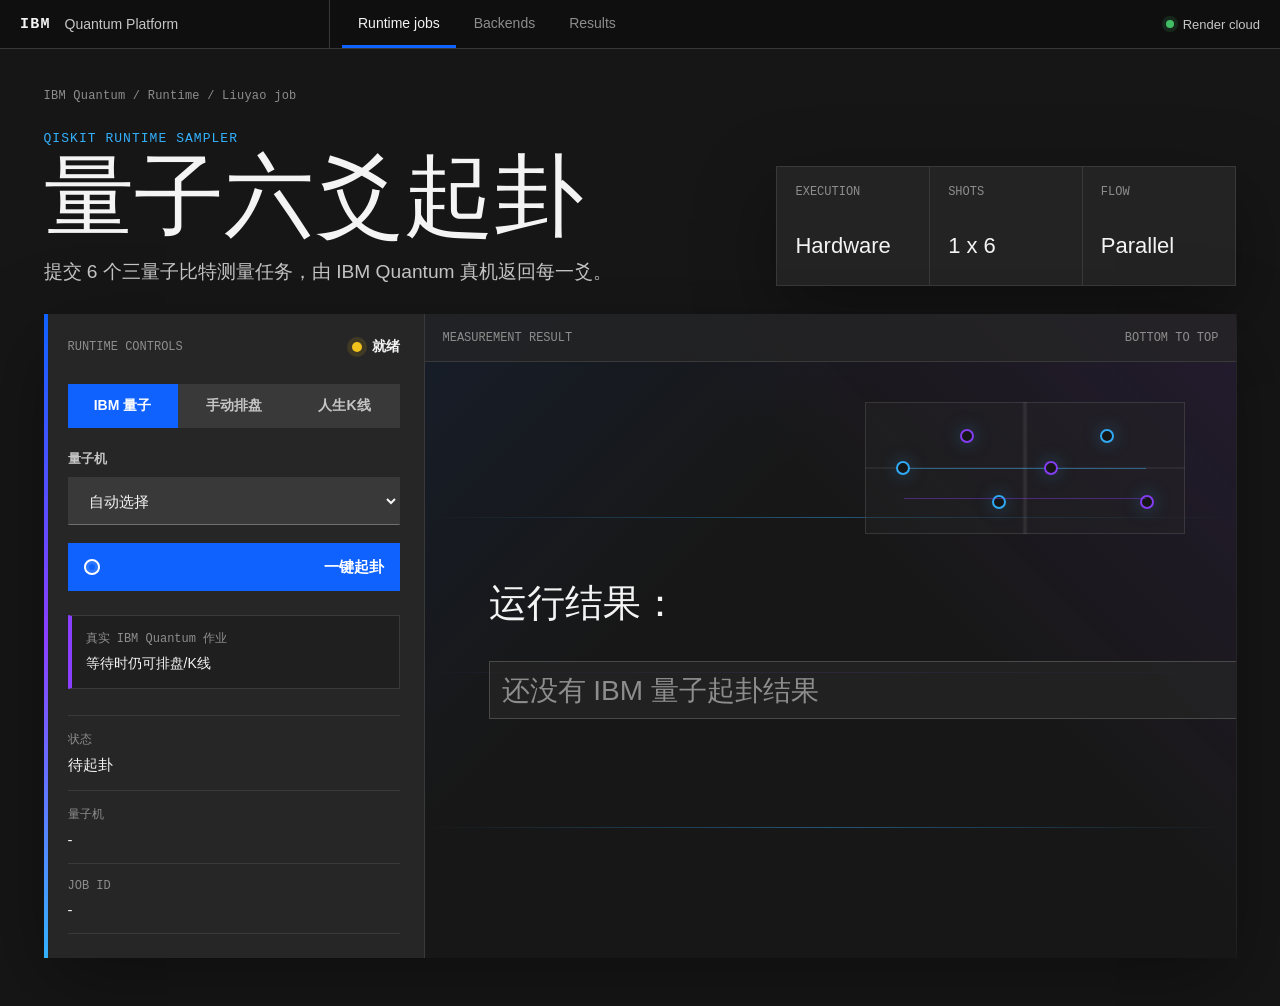
<file: index.html>
<!doctype html>
<html lang="zh-CN">
  <head>
    <meta charset="utf-8" />
    <meta name="viewport" content="width=device-width, initial-scale=1" />
    <title>IBM Quantum 六爻起卦</title>
    <meta http-equiv="refresh" content="0; url=./static/index.html" />
  </head>
  <body>
    <p><a href="./static/index.html">打开 IBM Quantum 六爻起卦网站</a></p>
  </body>
</html>
</file>
<file: static/styles.css>
:root {
  color-scheme: dark;
  --background: #161616;
  --background-inverse: #f4f4f4;
  --layer-01: #262626;
  --layer-02: #393939;
  --layer-03: #525252;
  --field-01: #393939;
  --field-02: #262626;
  --border-subtle: #393939;
  --border-strong: #6f6f6f;
  --text-primary: #f4f4f4;
  --text-secondary: #c6c6c6;
  --text-helper: #8d8d8d;
  --text-placeholder: #6f6f6f;
  --interactive: #0f62fe;
  --interactive-hover: #0353e9;
  --interactive-active: #002d9c;
  --cyan: #33b1ff;
  --purple: #8a3ffc;
  --green: #42be65;
  --red: #fa4d56;
  --yellow: #f1c21b;
  --shadow: 0 26px 80px rgba(0, 0, 0, 0.35);
  --mono: "IBM Plex Mono", "SFMono-Regular", "Menlo", "Consolas", monospace;
  --sans: "IBM Plex Sans", "PingFang SC", "Hiragino Sans GB", "Microsoft YaHei", "Helvetica Neue", Arial, sans-serif;
}

* {
  box-sizing: border-box;
}

html {
  min-height: 100%;
  background: var(--background);
}

body {
  margin: 0;
  min-height: 100vh;
  overflow-x: hidden;
  color: var(--text-primary);
  background: var(--background);
  font-family: var(--sans);
}

body.modal-open {
  overflow: hidden;
}

.quantum-scene {
  position: fixed;
  inset: 48px 0 0;
  z-index: -2;
  overflow: hidden;
  background:
    radial-gradient(circle at 72% 20%, rgba(138, 63, 252, 0.2), transparent 24rem),
    radial-gradient(circle at 18% 76%, rgba(51, 177, 255, 0.16), transparent 22rem),
    linear-gradient(135deg, rgba(15, 98, 254, 0.06), transparent 42%),
    var(--background);
}

.quantum-scene::before {
  content: "";
  position: absolute;
  inset: -12% -8% auto auto;
  width: min(760px, 72vw);
  aspect-ratio: 1.6;
  border: 1px solid rgba(244, 244, 244, 0.08);
  border-radius: 50%;
  transform: rotate(-7deg);
  background:
    radial-gradient(ellipse at center, transparent 38%, rgba(244, 244, 244, 0.07) 39% 43%, transparent 44%),
    radial-gradient(ellipse at center, rgba(244, 244, 244, 0.08), transparent 68%);
  filter: blur(0.2px);
}

.quantum-scene::after {
  content: "";
  position: absolute;
  inset: 0;
  background:
    linear-gradient(rgba(244, 244, 244, 0.045) 1px, transparent 1px),
    linear-gradient(90deg, rgba(244, 244, 244, 0.045) 1px, transparent 1px);
  background-size: 72px 72px;
  mask-image: linear-gradient(180deg, rgba(0, 0, 0, 0.95), rgba(0, 0, 0, 0.2));
}

.platform-header {
  position: sticky;
  top: 0;
  z-index: 9;
  display: grid;
  grid-template-columns: minmax(240px, 330px) 1fr auto;
  align-items: center;
  min-height: 48px;
  border-bottom: 1px solid var(--border-subtle);
  background: #0f0f0f;
}

.brand-lockup,
.platform-nav,
.cloud-state {
  min-height: 48px;
  display: flex;
  align-items: center;
}

.brand-lockup {
  gap: 14px;
  padding: 0 20px;
  border-right: 1px solid var(--border-subtle);
}

.ibm-wordmark {
  font: 700 15px var(--mono);
  letter-spacing: 0.08em;
}

.product-name {
  color: var(--text-secondary);
  font-size: 14px;
}

.platform-nav {
  gap: 2px;
  padding: 0 12px;
}

.platform-nav span {
  min-height: 48px;
  display: inline-flex;
  align-items: center;
  border-bottom: 3px solid transparent;
  padding: 0 16px;
  color: var(--text-helper);
  font-size: 14px;
}

.platform-nav .active {
  border-color: var(--interactive);
  color: var(--text-primary);
}

.cloud-state {
  gap: 9px;
  padding: 0 20px;
  color: var(--text-secondary);
  font-size: 13px;
  white-space: nowrap;
}

.state-dot {
  width: 8px;
  height: 8px;
  border-radius: 50%;
  background: var(--green);
  box-shadow: 0 0 0 4px rgba(66, 190, 101, 0.14);
}

.shell {
  width: min(1440px, 100%);
  min-height: calc(100vh - 48px);
  margin: 0 auto;
  padding: 40px clamp(16px, 3.4vw, 48px) 48px;
  display: grid;
  grid-template-rows: auto 1fr;
  gap: 28px;
}

.masthead {
  display: grid;
  grid-template-columns: minmax(0, 1fr) minmax(280px, 460px);
  gap: 28px;
  align-items: end;
}

.title-block {
  max-width: 850px;
}

.breadcrumb,
.eyebrow,
.panel-kicker,
.result-toolbar,
dt,
.runtime-note,
.confirm-kicker {
  font-family: var(--mono);
}

.breadcrumb {
  margin: 0 0 28px;
  color: var(--text-helper);
  font-size: 12px;
  letter-spacing: 0.02em;
}

.eyebrow {
  margin: 0 0 10px;
  color: var(--cyan);
  font-size: 13px;
  letter-spacing: 0.08em;
  text-transform: uppercase;
}

h1 {
  margin: 0;
  max-width: 900px;
  font-size: clamp(48px, 7vw, 104px);
  line-height: 0.9;
  font-weight: 300;
  letter-spacing: 0;
}

.lede {
  max-width: 620px;
  margin: 20px 0 0;
  color: var(--text-secondary);
  font-size: clamp(16px, 1.5vw, 20px);
  line-height: 1.55;
}

.hero-metrics {
  display: grid;
  grid-template-columns: repeat(3, 1fr);
  border: 1px solid var(--border-subtle);
  background: rgba(38, 38, 38, 0.82);
  box-shadow: var(--shadow);
}

.hero-metrics div {
  min-height: 118px;
  padding: 18px;
  border-right: 1px solid var(--border-subtle);
}

.hero-metrics div:last-child {
  border-right: 0;
}

.hero-metrics span {
  display: block;
  color: var(--text-helper);
  font: 12px var(--mono);
  text-transform: uppercase;
}

.hero-metrics strong {
  display: block;
  margin-top: 34px;
  color: var(--text-primary);
  font: 500 22px var(--sans);
  letter-spacing: 0;
}

.workspace {
  display: grid;
  grid-template-columns: minmax(300px, 380px) minmax(0, 1fr);
  gap: 1px;
  align-items: stretch;
  background: var(--border-subtle);
  box-shadow: var(--shadow);
}

.control-panel,
.result-panel {
  background: rgba(38, 38, 38, 0.94);
  backdrop-filter: blur(18px);
}

.control-panel {
  position: relative;
  min-height: 590px;
  padding: 24px;
  overflow: hidden;
}

.control-panel::before {
  content: "";
  position: absolute;
  inset: 0 auto 0 0;
  width: 4px;
  background: linear-gradient(180deg, var(--interactive), var(--purple), var(--cyan));
}

.panel-heading {
  display: grid;
  grid-template-columns: 1fr auto auto;
  align-items: center;
  gap: 10px;
  margin-bottom: 28px;
}

.panel-kicker {
  color: var(--text-helper);
  font-size: 12px;
  text-transform: uppercase;
}

#panelTitle {
  color: var(--text-primary);
  font-size: 14px;
  font-weight: 600;
}

.live-dot {
  width: 10px;
  height: 10px;
  border-radius: 50%;
  background: var(--yellow);
  box-shadow: 0 0 0 5px rgba(241, 194, 27, 0.12);
}

.live-dot.busy {
  background: var(--cyan);
  animation: pulse 1.4s ease-in-out infinite;
}

.live-dot.done {
  background: var(--green);
  box-shadow: 0 0 0 5px rgba(66, 190, 101, 0.16);
}

.live-dot.error {
  background: var(--red);
  box-shadow: 0 0 0 5px rgba(250, 77, 86, 0.16);
}

.field {
  display: grid;
  gap: 9px;
  color: var(--text-secondary);
  font-size: 13px;
  font-weight: 600;
}

.check-field {
  display: flex;
  align-items: center;
  gap: 10px;
  min-height: 44px;
  color: var(--text-secondary);
  font-size: 13px;
  font-weight: 600;
}

.check-field input {
  width: 18px;
  height: 18px;
  accent-color: var(--interactive);
}

select,
input[type="text"],
input[type="datetime-local"] {
  width: 100%;
  height: 48px;
  border: 1px solid transparent;
  border-bottom-color: var(--border-strong);
  border-radius: 0;
  background: var(--field-01);
  color: var(--text-primary);
  font: 15px var(--sans);
  padding: 0 42px 0 16px;
  outline: 0;
}

select:focus,
input[type="text"]:focus,
input[type="datetime-local"]:focus,
button:focus-visible,
.ghost-button:focus-visible,
.solid-button:focus-visible {
  outline: 2px solid var(--background-inverse);
  outline-offset: -2px;
}

select option,
input[type="text"],
input[type="datetime-local"] {
  background: var(--layer-01);
  color: var(--text-primary);
}

button {
  width: 100%;
  height: 48px;
  margin-top: 18px;
  border: 0;
  border-radius: 0;
  background: var(--interactive);
  color: #ffffff;
  font: 600 15px var(--sans);
  cursor: pointer;
  transition: background 120ms ease, transform 120ms ease;
  display: inline-flex;
  align-items: center;
  justify-content: space-between;
  gap: 14px;
  padding: 0 16px;
}

button:hover {
  background: var(--interactive-hover);
}

button:active {
  background: var(--interactive-active);
  transform: translateY(1px);
}

button.is-busy {
  cursor: progress;
  background: var(--layer-03);
  color: var(--text-secondary);
}

.button-mark {
  width: 16px;
  height: 16px;
  border: 2px solid currentColor;
  border-radius: 50%;
  box-shadow: inset 0 0 0 3px rgba(255, 255, 255, 0.12);
}

button.is-busy .button-mark {
  border-top-color: transparent;
  animation: spin 900ms linear infinite;
}

.mode-switch {
  display: grid;
  grid-template-columns: repeat(3, minmax(0, 1fr));
  gap: 1px;
  margin-bottom: 22px;
  background: var(--border-subtle);
}

.mode-tab {
  height: 44px;
  margin: 0;
  justify-content: center;
  background: var(--layer-02);
  color: var(--text-secondary);
  font-size: 14px;
}

.mode-tab:hover {
  background: var(--layer-03);
}

.mode-tab.is-active {
  background: var(--interactive);
  color: #ffffff;
}

.mode-panel[hidden] {
  display: none !important;
}

.manual-panel {
  display: grid;
  gap: 16px;
}

.life-panel {
  display: grid;
  gap: 16px;
}

.manual-yaos {
  display: grid;
  grid-template-columns: 1fr 1fr;
  gap: 12px;
}

.manual-yaos label {
  display: grid;
  gap: 7px;
}

.manual-yaos span {
  color: var(--text-secondary);
  font-size: 13px;
  font-weight: 600;
}

.manual-yaos select {
  height: 42px;
  padding-left: 12px;
  font-size: 14px;
}

.button-mark.manual {
  border-radius: 0;
  transform: rotate(45deg);
}

.button-mark.life {
  border-radius: 0;
  clip-path: polygon(50% 0, 100% 38%, 82% 100%, 18% 100%, 0 38%);
}

.manual-note {
  margin-top: 2px;
  border-left-color: var(--cyan);
}

.life-note {
  margin-top: 2px;
  border-left-color: var(--green);
}

.runtime-note {
  display: grid;
  gap: 8px;
  margin-top: 24px;
  border: 1px solid var(--border-subtle);
  border-left: 4px solid var(--purple);
  background: #1f1f1f;
  padding: 14px 14px 15px;
  color: var(--text-helper);
  font-size: 12px;
}

.runtime-note strong {
  color: var(--text-primary);
  font: 500 14px var(--sans);
}

.status-list {
  display: grid;
  margin: 26px 0 0;
  border-top: 1px solid var(--border-subtle);
  font-family: var(--sans);
}

.status-list div {
  display: grid;
  gap: 8px;
  border-bottom: 1px solid var(--border-subtle);
  padding: 15px 0;
}

dt {
  color: var(--text-helper);
  font-size: 12px;
  text-transform: uppercase;
}

dd {
  margin: 0;
  min-width: 0;
  overflow-wrap: anywhere;
  color: var(--text-primary);
  font-size: 15px;
  font-weight: 500;
}

.result-panel {
  position: relative;
  min-height: 590px;
  padding: 0;
  overflow: hidden;
  background:
    linear-gradient(135deg, rgba(15, 98, 254, 0.08), transparent 36%),
    linear-gradient(225deg, rgba(138, 63, 252, 0.1), transparent 42%),
    rgba(22, 22, 22, 0.96);
}

.result-toolbar {
  position: relative;
  z-index: 2;
  display: flex;
  align-items: center;
  justify-content: space-between;
  min-height: 48px;
  border-bottom: 1px solid var(--border-subtle);
  background: rgba(38, 38, 38, 0.72);
  padding: 0 18px;
  color: var(--text-helper);
  font-size: 12px;
  text-transform: uppercase;
}

.quantum-lines {
  position: absolute;
  inset: 48px 0 0;
  pointer-events: none;
  opacity: 0.86;
}

.quantum-lines span {
  position: absolute;
  left: 0;
  right: 0;
  height: 1px;
  background: linear-gradient(90deg, transparent, rgba(51, 177, 255, 0.48), transparent);
}

.quantum-lines span:nth-child(1) {
  top: 26%;
}

.quantum-lines span:nth-child(2) {
  top: 52%;
  background: linear-gradient(90deg, transparent, rgba(138, 63, 252, 0.48), transparent);
}

.quantum-lines span:nth-child(3) {
  top: 78%;
}

.result-panel.is-waiting .quantum-lines span {
  animation: scan 2.2s ease-in-out infinite;
}

.result-panel.is-waiting .quantum-lines span:nth-child(2) {
  animation-delay: 160ms;
}

.result-panel.is-waiting .quantum-lines span:nth-child(3) {
  animation-delay: 320ms;
}

.processor-map {
  position: absolute;
  top: 88px;
  right: clamp(18px, 4vw, 58px);
  width: min(320px, 38vw);
  height: 132px;
  border: 1px solid rgba(141, 141, 141, 0.24);
  background:
    linear-gradient(90deg, transparent 49%, rgba(141, 141, 141, 0.2) 50%, transparent 51%),
    linear-gradient(0deg, transparent 49%, rgba(141, 141, 141, 0.2) 50%, transparent 51%),
    rgba(38, 38, 38, 0.42);
  opacity: 0.95;
}

.processor-map::before,
.processor-map::after {
  content: "";
  position: absolute;
  left: 38px;
  right: 38px;
  top: 50%;
  height: 1px;
  background: rgba(51, 177, 255, 0.46);
}

.processor-map::after {
  top: auto;
  bottom: 34px;
  background: rgba(138, 63, 252, 0.44);
}

.processor-map span {
  position: absolute;
  width: 14px;
  height: 14px;
  border: 2px solid var(--cyan);
  border-radius: 50%;
  background: var(--background);
  box-shadow: 0 0 18px rgba(51, 177, 255, 0.35);
}

.processor-map span:nth-child(1) {
  left: 30px;
  top: 58px;
}

.processor-map span:nth-child(2) {
  left: 94px;
  top: 26px;
  border-color: var(--purple);
}

.processor-map span:nth-child(3) {
  left: 126px;
  top: 92px;
}

.processor-map span:nth-child(4) {
  right: 126px;
  top: 58px;
  border-color: var(--purple);
}

.processor-map span:nth-child(5) {
  right: 70px;
  top: 26px;
}

.processor-map span:nth-child(6) {
  right: 30px;
  top: 92px;
  border-color: var(--purple);
}

.result-title,
.yao-list {
  position: relative;
  z-index: 1;
  width: min(760px, calc(100% - 56px));
  margin-left: clamp(24px, 5vw, 72px);
}

.result-title {
  margin-top: clamp(190px, 24vh, 240px);
  margin-bottom: 22px;
  color: var(--text-primary);
  font-size: clamp(24px, 3vw, 42px);
  font-weight: 300;
  letter-spacing: 0;
}

.yao-list {
  display: grid;
  gap: 8px;
  margin-bottom: 48px;
  padding: 0;
  list-style: none;
  font-size: clamp(20px, 2.5vw, 34px);
  line-height: 1.2;
}

.yao-row,
.waiting-row,
.empty {
  display: flex;
  align-items: center;
  min-height: 58px;
  border: 1px solid rgba(82, 82, 82, 0.84);
  background: rgba(38, 38, 38, 0.72);
  padding: 10px 12px;
}

.yao-label {
  display: inline-flex;
  min-width: 4.5em;
  color: var(--text-secondary);
  font-weight: 400;
}

.yao-pill {
  display: inline-flex;
  align-items: center;
  justify-content: center;
  min-width: 3em;
  background: #e0e0e0;
  color: #161616;
  padding: 0.12em 0.48em 0.18em;
  font-weight: 500;
}

.yao-pill.moving {
  background: var(--purple);
  color: #ffffff;
  box-shadow: inset 4px 0 0 #be95ff;
}

.moving-tag {
  margin-left: 12px;
  border: 1px solid rgba(190, 149, 255, 0.64);
  background: rgba(138, 63, 252, 0.18);
  color: #d4bbff;
  padding: 0.28em 0.56em;
  font: 12px var(--mono);
  letter-spacing: 0.08em;
}

.yao-list.chart-mode {
  width: calc(100% - 16px);
  margin-left: 8px;
  gap: 0;
  font-size: 16px;
  line-height: 1.25;
}

.reading-card {
  display: block;
  border: 1px solid #c2cad5;
  background: #eef4fb;
  color: #111111;
  box-shadow: 0 24px 60px rgba(0, 0, 0, 0.24);
  padding: 18px;
  overflow-x: auto;
}

.time-board,
.gua-heading,
.chart-grid {
  min-width: 736px;
}

.time-board {
  display: grid;
  gap: 8px;
  color: #111111;
  font-size: 18px;
  font-weight: 700;
  line-height: 1.45;
}

.time-board strong {
  margin-left: 6px;
  color: #d71920;
  font-weight: 500;
}

.time-board span {
  color: #111111;
}

.time-board b {
  color: #d71920;
  font-weight: 500;
}

.date-line {
  font-size: 20px;
}

.gua-heading {
  display: grid;
  grid-template-columns: 1fr 1fr;
  gap: 18px;
  margin: 30px 0 8px;
  color: #111111;
  text-align: center;
  font-size: 21px;
  font-weight: 700;
}

.chart-grid {
  display: grid;
  grid-template-columns: 52px 116px minmax(190px, 1fr) 64px minmax(190px, 1fr) 114px;
  align-items: center;
  border-bottom: 1px solid #a5acb5;
}

.chart-head {
  padding: 8px;
  color: #111111;
  font-size: 19px;
  font-weight: 700;
  text-align: center;
}

.chart-row {
  display: contents;
}

.spirit-cell,
.hidden-cell,
.hex-cell,
.mark-cell,
.quantum-cell {
  min-height: 46px;
  display: flex;
  align-items: center;
  border-top: 1px solid rgba(17, 17, 17, 0.08);
  color: #111111;
  padding: 6px;
}

.spirit-cell {
  justify-content: center;
  font-size: 18px;
  font-weight: 700;
}

.hidden-cell {
  min-width: 0;
  color: #111111;
  font-size: 18px;
  white-space: nowrap;
}

.hex-cell {
  gap: 10px;
  justify-content: space-between;
  font-size: 18px;
  font-weight: 600;
}

.line-text {
  min-width: 0;
  white-space: nowrap;
}

.hex-line {
  flex: 0 0 88px;
  height: 14px;
  display: flex;
  gap: 14px;
}

.hex-line i {
  display: block;
  height: 14px;
  background: #111111;
  flex: 1 1 0;
}

.hex-line.yang i {
  flex-basis: 100%;
}

.mark-cell {
  justify-content: center;
  gap: 6px;
  font-size: 19px;
  font-weight: 700;
  white-space: nowrap;
}

.position-tag {
  border: 1px solid rgba(17, 17, 17, 0.28);
  padding: 2px 5px;
  font-size: 16px;
  font-weight: 700;
}

.change-mark {
  color: #111111;
}

.quantum-cell {
  align-items: flex-start;
  justify-content: center;
  flex-direction: column;
  gap: 2px;
  font-size: 11px;
}

.quantum-cell strong {
  color: var(--interactive);
  font: 700 14px var(--mono);
}

.quantum-cell span {
  color: #353b42;
}

.quantum-cell em {
  color: #111111;
  font-style: normal;
  font-weight: 700;
}

.yao-list.life-mode {
  width: calc(100% - 16px);
  margin-left: 8px;
  gap: 0;
  font-size: 15px;
  line-height: 1.45;
}

.life-kline-card {
  display: grid;
  gap: 20px;
  border: 1px solid rgba(111, 111, 111, 0.76);
  background: rgba(22, 22, 22, 0.94);
  color: var(--text-primary);
  box-shadow: 0 24px 60px rgba(0, 0, 0, 0.28);
  padding: 18px;
  overflow-x: auto;
}

.life-summary-board {
  min-width: 820px;
  display: grid;
  grid-template-columns: 1.2fr 1.4fr 1fr;
  gap: 1px;
  background: var(--border-subtle);
}

.life-summary-board div {
  min-height: 76px;
  display: grid;
  align-content: center;
  gap: 8px;
  background: var(--layer-01);
  padding: 14px;
}

.life-summary-board span,
.life-card-head span,
.life-crypto-badges span {
  color: var(--text-helper);
  font: 12px var(--mono);
  text-transform: uppercase;
}

.life-summary-board strong {
  color: var(--text-primary);
  font-size: 18px;
  font-weight: 500;
}

.life-chart-svg {
  min-width: 820px;
  width: 100%;
  height: auto;
  border: 1px solid var(--border-subtle);
  background:
    linear-gradient(135deg, rgba(66, 190, 101, 0.08), transparent 38%),
    rgba(38, 38, 38, 0.78);
}

.life-grid line {
  stroke: rgba(198, 198, 198, 0.16);
  stroke-dasharray: 4 6;
}

.life-grid text,
.life-xaxis text {
  fill: var(--text-helper);
  font: 12px var(--mono);
}

.life-axis {
  stroke: rgba(244, 244, 244, 0.32);
  stroke-width: 1;
}

.result-panel.life-terminal {
  background:
    linear-gradient(180deg, rgba(19, 23, 34, 0.98), rgba(10, 12, 16, 0.98)),
    var(--layer-01);
}

.result-panel.life-terminal .processor-map {
  display: none;
}

.result-panel.life-terminal .quantum-lines {
  opacity: 0.28;
}

.result-panel.life-terminal .result-title {
  width: calc(100% - 48px);
  margin: 18px 24px 12px;
  color: #d1d4dc;
  font: 700 18px var(--mono);
  letter-spacing: 0;
}

.result-panel.life-terminal .yao-list.life-mode {
  width: calc(100% - 48px);
  margin: 0 24px 48px;
  gap: 0;
  font-size: 14px;
}

.result-panel.life-terminal .result-toolbar {
  border-color: rgba(42, 46, 57, 0.95);
  background: #131722;
  color: #787b86;
}

.result-panel.life-terminal .result-toolbar span:first-child {
  color: #d1d4dc;
}

.life-kline-card {
  gap: 0;
  border: 1px solid #2a2e39;
  background: #0f1117;
  color: #d1d4dc;
  box-shadow: none;
  padding: 0;
}

.life-tv-header {
  min-width: 980px;
  display: grid;
  grid-template-columns: minmax(220px, 0.7fr) minmax(300px, 1fr) minmax(0, 2fr);
  align-items: center;
  border-bottom: 1px solid #2a2e39;
  background: #131722;
}

.life-symbol-block,
.life-bazi-strip {
  display: flex;
  align-items: center;
  gap: 10px;
  min-height: 58px;
  border-right: 1px solid #2a2e39;
  padding: 10px 14px;
}

.life-symbol-block span,
.life-bazi-strip span,
.life-chart-toolbar span,
.life-side-panel span {
  color: #787b86;
  font: 700 11px var(--mono);
  text-transform: uppercase;
}

.life-symbol-block strong {
  color: #f0f3fa;
  font-size: 18px;
  font-weight: 700;
}

.life-bazi-strip {
  min-width: 0;
  flex-wrap: wrap;
  align-content: center;
  gap: 4px 10px;
}

.life-bazi-strip strong {
  min-width: 0;
  color: #f0f3fa;
  font-size: 16px;
  font-weight: 700;
  line-height: 1.35;
  overflow-wrap: anywhere;
}

.life-symbol-block em,
.life-chart-toolbar button,
.life-year-rail button {
  border: 1px solid #2a2e39;
  border-radius: 2px;
  background: #1e222d;
  color: #d1d4dc;
  font: 700 11px var(--mono);
  font-style: normal;
}

.life-symbol-block em {
  padding: 4px 7px;
}

.life-ohlc-strip {
  display: flex;
  flex-wrap: wrap;
  gap: 10px 16px;
  padding: 10px 14px;
  color: #787b86;
  font: 12px var(--mono);
}

.life-ohlc-strip strong {
  color: #22ab94;
  font-weight: 700;
}

.life-trading-layout {
  min-width: 980px;
  display: grid;
  grid-template-columns: minmax(0, 1fr) minmax(320px, 0.28fr);
  min-height: 520px;
}

.life-chart-panel {
  min-width: 0;
  border-right: 1px solid #2a2e39;
  background: #0f1117;
}

.life-chart-toolbar {
  display: flex;
  align-items: center;
  gap: 8px;
  flex-wrap: nowrap;
  min-height: 44px;
  border-bottom: 1px solid #2a2e39;
  padding: 8px 12px;
}

.life-chart-toolbar span {
  flex: 1 1 auto;
  min-width: 120px;
  margin-right: auto;
  white-space: nowrap;
}

.life-chart-toolbar button,
.life-year-rail button {
  flex: 0 0 auto;
  width: auto;
  height: 28px;
  min-width: 38px;
  min-height: 28px;
  margin-top: 0;
  justify-content: center;
  padding: 0 9px;
  transition: background 120ms ease, border-color 120ms ease, color 120ms ease;
}

.life-chart-toolbar button:hover,
.life-year-rail button:hover {
  background: #2a2e39;
}

.life-chart-toolbar button:active,
.life-year-rail button:active {
  transform: none;
}

.life-chart-toolbar button.is-active,
.life-year-rail button.is-selected {
  border-color: #2962ff;
  background: rgba(41, 98, 255, 0.16);
  color: #ffffff;
}

.life-chart-svg {
  display: block;
  width: 100%;
  min-width: 980px;
  height: auto;
  border: 0;
  border-bottom: 1px solid #2a2e39;
  background:
    repeating-linear-gradient(90deg, transparent 0 89px, rgba(42, 46, 57, 0.55) 90px),
    repeating-linear-gradient(180deg, transparent 0 67px, rgba(42, 46, 57, 0.6) 68px),
    #0f1117;
  cursor: crosshair;
  touch-action: none;
}

.life-grid line {
  stroke: rgba(120, 123, 134, 0.28);
  stroke-dasharray: none;
}

.life-grid text,
.life-xaxis text {
  fill: #787b86;
  font: 12px var(--mono);
}

.life-axis {
  stroke: rgba(120, 123, 134, 0.62);
}

.life-hit-area {
  fill: transparent;
  pointer-events: all;
}

.life-crosshair[hidden] {
  display: none;
}

.life-crosshair-line {
  stroke: rgba(209, 212, 220, 0.72);
  stroke-width: 1;
  stroke-dasharray: 4 4;
  pointer-events: none;
}

.life-selected-dot {
  fill: #2962ff;
  stroke: #ffffff;
  stroke-width: 2;
  pointer-events: none;
}

.life-axis-label-bg,
.life-price-label-bg {
  fill: #2962ff;
  pointer-events: none;
}

.life-axis-label,
.life-price-label {
  fill: #ffffff;
  font: 700 12px var(--mono);
  pointer-events: none;
}

.life-year-rail {
  display: flex;
  gap: 6px;
  overflow-x: auto;
  border-bottom: 1px solid #2a2e39;
  padding: 10px 12px;
}

.life-month-panel {
  min-width: 980px;
  border-top: 1px solid #2a2e39;
  background: #0f1117;
}

.life-month-head {
  display: flex;
  align-items: center;
  justify-content: space-between;
  gap: 16px;
  border-bottom: 1px solid #2a2e39;
  background: #131722;
  padding: 12px 14px;
}

.life-month-head div {
  display: grid;
  gap: 5px;
}

.life-month-head span,
.life-month-head em {
  color: #787b86;
  font: 700 11px var(--mono);
  font-style: normal;
  text-transform: uppercase;
}

.life-month-head strong {
  color: #f0f3fa;
  font-size: 15px;
}

.life-month-layout {
  display: grid;
  grid-template-columns: minmax(0, 1.15fr) minmax(320px, 0.85fr);
  min-height: 360px;
}

.life-month-chart {
  min-width: 0;
  border-right: 1px solid #2a2e39;
}

.life-chart-svg-month {
  min-width: 620px;
  max-height: 360px;
}

.life-month-list {
  display: grid;
  align-content: start;
  max-height: 430px;
  overflow: auto;
  background: #131722;
}

.life-month-row {
  display: grid;
  gap: 7px;
  border-bottom: 1px solid #2a2e39;
  padding: 12px;
}

.life-month-title {
  display: flex;
  align-items: baseline;
  justify-content: space-between;
  gap: 10px;
}

.life-month-title strong {
  color: #f0f3fa;
  font-size: 13px;
}

.life-month-title small {
  color: #787b86;
  font: 11px var(--mono);
}

.life-month-tags {
  display: flex;
  flex-wrap: wrap;
  gap: 6px;
}

.life-month-tags span {
  border: 1px solid #2a2e39;
  border-radius: 3px;
  background: #1b1f2a;
  padding: 3px 7px;
  color: #f0f3fa;
  font: 700 11px var(--mono);
}

.life-month-row span,
.life-month-row em {
  color: #b2b5be;
  font: 12px var(--mono);
  font-style: normal;
}

.life-month-meter {
  height: 4px;
  overflow: hidden;
  border-radius: 999px;
  background: #252a36;
}

.life-month-meter i {
  display: block;
  height: 100%;
  background: linear-gradient(90deg, #22ab94, #2962ff);
}

.life-month-row p,
.life-month-empty {
  margin: 0;
  color: #787b86;
  font-size: 12px;
  line-height: 1.5;
}

.life-month-row b {
  display: inline-flex;
  min-width: 34px;
  margin-right: 6px;
  color: #22ab94;
  font-weight: 700;
}

.life-month-row .life-month-signals {
  color: #5d6473;
  font-family: var(--mono);
}

.life-side-panel {
  display: grid;
  align-content: start;
  gap: 1px;
  background: #2a2e39;
}

.life-side-panel > div {
  display: grid;
  gap: 8px;
  min-height: 78px;
  background: #131722;
  padding: 14px;
}

.life-side-panel strong {
  color: #f0f3fa;
  font-size: 15px;
  line-height: 1.5;
  min-width: 0;
  white-space: normal;
  overflow-wrap: anywhere;
}

.life-side-panel p {
  margin: 0;
  color: #b2b5be;
  font-size: 12px;
  line-height: 1.55;
}

.life-core-panel b {
  display: inline-flex;
  margin: 0 5px 0 0;
  color: #22ab94;
  font-weight: 700;
}

.life-core-panel b + b {
  margin-left: 10px;
}

.life-selected-panel {
  min-height: 188px;
}

.life-selected-panel p {
  margin: 0;
  color: #d1d4dc;
  font-size: 13px;
  line-height: 1.65;
}

.life-selected-panel b {
  color: #22ab94;
  font-weight: 700;
}

.life-chart-loader {
  min-height: 430px;
  display: grid;
  grid-template-columns: repeat(12, 1fr);
  align-items: end;
  gap: 10px;
  padding: 44px 22px 28px;
  background:
    repeating-linear-gradient(90deg, transparent 0 89px, rgba(42, 46, 57, 0.55) 90px),
    repeating-linear-gradient(180deg, transparent 0 67px, rgba(42, 46, 57, 0.6) 68px),
    #0f1117;
}

.life-chart-loader span {
  min-height: 80px;
  background: linear-gradient(180deg, rgba(34, 171, 148, 0.85), rgba(34, 171, 148, 0.22));
  animation: lifeBars 1.25s ease-in-out infinite;
}

.life-chart-loader span:nth-child(2n) {
  background: linear-gradient(180deg, rgba(242, 54, 69, 0.82), rgba(242, 54, 69, 0.22));
}

.life-chart-loader span:nth-child(3n) {
  min-height: 180px;
}

.life-chart-loader span:nth-child(4n) {
  min-height: 250px;
}

.life-skeleton-text {
  display: block;
  width: 86%;
  height: 18px;
  background: linear-gradient(90deg, #1e222d, #363a45, #1e222d);
  background-size: 220% 100%;
  animation: shimmer 1.35s ease-in-out infinite;
}

.life-skeleton-text.short {
  width: 62%;
}

.life-crypto-badges {
  min-width: 820px;
  display: flex;
  flex-wrap: wrap;
  gap: 10px;
}

.life-crypto-badges span {
  border: 1px solid rgba(51, 177, 255, 0.32);
  background: rgba(51, 177, 255, 0.08);
  color: var(--cyan);
  padding: 8px 10px;
}

.life-analysis-grid {
  min-width: 820px;
  display: grid;
  grid-template-columns: repeat(3, minmax(0, 1fr));
  gap: 1px;
  background: var(--border-subtle);
}

.life-analysis-card {
  min-height: 168px;
  display: flex;
  flex-direction: column;
  gap: 12px;
  background: var(--layer-01);
  padding: 15px;
}

.life-card-head {
  display: flex;
  align-items: center;
  justify-content: space-between;
  gap: 12px;
}

.life-card-head strong {
  font-size: 16px;
}

.life-analysis-card p {
  flex: 1;
  margin: 0;
  color: var(--text-secondary);
  font-size: 14px;
  line-height: 1.65;
}

.life-score {
  height: 4px;
  background: var(--layer-03);
}

.life-score i {
  display: block;
  height: 100%;
  background: linear-gradient(90deg, var(--interactive), var(--green));
}

.result-panel.life-terminal {
  background:
    linear-gradient(135deg, rgba(37, 48, 37, 0.96), rgba(21, 18, 31, 0.98) 48%, rgba(18, 30, 34, 0.98)),
    #121416;
}

.result-panel.life-terminal .quantum-lines {
  display: none;
}

.result-panel.life-terminal .result-toolbar {
  border-color: rgba(105, 117, 96, 0.34);
  background: rgba(19, 24, 22, 0.94);
  color: #a8b2a5;
}

.result-panel.life-terminal .result-title {
  color: #f6f2df;
  font-family: var(--sans);
  font-weight: 700;
}

.life-kline-card {
  border: 1px solid rgba(141, 159, 128, 0.34);
  border-radius: 8px;
  background:
    linear-gradient(180deg, rgba(26, 34, 30, 0.98), rgba(14, 17, 19, 0.98)),
    #101315;
  color: #f4f0df;
  box-shadow: 0 28px 80px rgba(0, 0, 0, 0.42);
  overflow: hidden;
}

.life-tv-header {
  grid-template-columns: minmax(210px, 0.66fr) minmax(280px, 0.9fr) minmax(320px, 1.2fr) minmax(300px, 1fr);
  border-bottom-color: rgba(141, 159, 128, 0.3);
  background:
    linear-gradient(90deg, rgba(35, 47, 40, 0.94), rgba(30, 25, 43, 0.88) 54%, rgba(29, 43, 45, 0.94));
}

.life-symbol-block,
.life-bazi-strip {
  border-right-color: rgba(141, 159, 128, 0.26);
}

.life-symbol-block span,
.life-bazi-strip span,
.life-chart-toolbar span,
.life-side-panel span,
.life-pulse-strip span {
  color: #aeb9a7;
  letter-spacing: 0;
}

.life-symbol-block strong,
.life-bazi-strip strong,
.life-month-head strong,
.life-card-head strong {
  color: #fff8df;
}

.life-symbol-block em,
.life-chart-toolbar button,
.life-year-rail button {
  border-color: rgba(171, 190, 153, 0.28);
  border-radius: 6px;
  background: rgba(243, 210, 122, 0.1);
  color: #f6df9b;
}

.life-ohlc-strip,
.life-pulse-strip {
  display: flex;
  align-items: center;
  flex-wrap: wrap;
  gap: 9px 14px;
  min-height: 58px;
  border-left: 1px solid rgba(141, 159, 128, 0.18);
  padding: 10px 14px;
  color: #aeb9a7;
  font: 12px var(--mono);
}

.life-ohlc-strip strong {
  color: #59d99d;
}

.life-pulse-strip {
  background: rgba(8, 12, 11, 0.18);
}

.life-pulse-strip strong {
  color: #f6cf72;
  font-weight: 800;
}

.life-trading-layout {
  grid-template-columns: minmax(0, 1fr) minmax(350px, 0.32fr);
  background: rgba(16, 19, 21, 0.98);
}

.life-chart-panel {
  border-right-color: rgba(141, 159, 128, 0.28);
  background: #111619;
}

.life-chart-toolbar {
  border-bottom-color: rgba(141, 159, 128, 0.26);
  background:
    linear-gradient(90deg, rgba(18, 27, 25, 0.98), rgba(26, 22, 35, 0.96));
}

.life-chart-toolbar button:hover,
.life-year-rail button:hover {
  background: rgba(243, 210, 122, 0.18);
}

.life-chart-toolbar button.is-active,
.life-year-rail button.is-selected {
  border-color: #f6cf72;
  background: rgba(246, 207, 114, 0.18);
  color: #fff8df;
}

.life-chart-svg {
  background:
    linear-gradient(90deg, rgba(255, 255, 255, 0.025) 1px, transparent 1px),
    linear-gradient(180deg, rgba(255, 255, 255, 0.035) 1px, transparent 1px),
    linear-gradient(180deg, rgba(17, 25, 24, 0.98), rgba(13, 15, 20, 0.98));
  background-size: 78px 100%, 100% 56px, 100% 100%;
}

.life-grid line {
  stroke: rgba(174, 185, 167, 0.2);
}

.life-grid text,
.life-xaxis text {
  fill: #9ca898;
}

.life-axis {
  stroke: rgba(246, 207, 114, 0.36);
}

.life-close-line {
  fill: none;
  stroke: #f6cf72;
  stroke-width: 2.4;
  stroke-linecap: round;
  stroke-linejoin: round;
  opacity: 0.78;
  pointer-events: none;
}

.life-candle line,
.life-candle rect {
  filter: drop-shadow(0 0 5px rgba(246, 207, 114, 0.08));
}

.life-crosshair-line {
  stroke: rgba(246, 240, 223, 0.74);
}

.life-selected-dot,
.life-axis-label-bg,
.life-price-label-bg {
  fill: #f6cf72;
}

.life-selected-dot {
  stroke: #111619;
}

.life-axis-label,
.life-price-label {
  fill: #111619;
}

.life-year-rail {
  border-bottom-color: rgba(141, 159, 128, 0.26);
  background: rgba(12, 16, 17, 0.82);
}

.life-side-panel {
  background: rgba(141, 159, 128, 0.26);
}

.life-side-panel > div,
.life-analysis-card,
.life-month-row {
  background:
    linear-gradient(180deg, rgba(27, 35, 31, 0.98), rgba(17, 20, 23, 0.98));
}

.life-side-panel strong {
  color: #fff8df;
}

.life-side-panel p,
.life-analysis-card p {
  color: #d6d0bd;
}

.life-core-panel b,
.life-selected-panel b,
.life-month-row b {
  color: #59d99d;
}

.life-month-panel {
  border-top-color: rgba(141, 159, 128, 0.32);
  background: #111619;
}

.life-month-head {
  border-bottom-color: rgba(141, 159, 128, 0.28);
  background:
    linear-gradient(90deg, rgba(31, 39, 32, 0.98), rgba(36, 28, 45, 0.94));
}

.life-month-chart {
  border-right-color: rgba(141, 159, 128, 0.28);
}

.life-month-list {
  background: rgba(15, 18, 20, 0.98);
}

.life-month-tags span {
  border-color: rgba(246, 207, 114, 0.24);
  background: rgba(246, 207, 114, 0.08);
  color: #f6df9b;
}

.life-month-meter {
  background: rgba(174, 185, 167, 0.18);
}

.life-month-meter i,
.life-score i {
  background: linear-gradient(90deg, #59d99d, #f6cf72 52%, #ff7a7a);
}

.life-month-row span,
.life-month-row em,
.life-month-row p,
.life-month-empty {
  color: #c9c2ad;
}

.life-crypto-badges {
  min-width: 980px;
  gap: 8px;
  border-top: 1px solid rgba(141, 159, 128, 0.24);
  background: rgba(11, 14, 16, 0.92);
  padding: 12px 14px;
}

.life-crypto-badges span {
  border-color: rgba(246, 207, 114, 0.26);
  border-radius: 999px;
  background: rgba(246, 207, 114, 0.08);
  color: #f6df9b;
}

.life-analysis-grid {
  min-width: 980px;
  gap: 1px;
  border-top: 1px solid rgba(141, 159, 128, 0.24);
  background: rgba(141, 159, 128, 0.26);
}

.life-score {
  background: rgba(174, 185, 167, 0.16);
}

/* Life Kline standalone market dashboard */
.result-panel.life-terminal {
  background:
    linear-gradient(135deg, rgba(8, 18, 24, 0.98), rgba(11, 13, 25, 0.99) 45%, rgba(16, 23, 21, 0.98)),
    #080b10;
}

.result-panel.life-terminal .result-toolbar {
  border-color: rgba(88, 104, 128, 0.38);
  background: rgba(8, 12, 18, 0.96);
}

.result-panel.life-terminal .result-title {
  width: calc(100% - 32px);
  margin: 18px 16px 12px;
  color: #e8eef7;
  font: 700 18px var(--sans);
}

.result-panel.life-terminal .yao-list.life-mode {
  width: calc(100% - 32px);
  margin: 0 16px 44px;
}

.life-kline-card {
  border: 1px solid rgba(83, 101, 126, 0.48);
  border-radius: 8px;
  background:
    linear-gradient(180deg, rgba(13, 20, 28, 0.98), rgba(7, 10, 15, 0.99)),
    #090d13;
  color: #e8eef7;
  box-shadow: 0 32px 90px rgba(0, 0, 0, 0.46);
  overflow-x: auto;
}

.life-market-shell {
  min-width: 0;
  display: grid;
  gap: 12px;
  padding: 14px;
}

.life-hero {
  display: grid;
  grid-template-columns: minmax(280px, 0.95fr) minmax(320px, 1.1fr) minmax(220px, 0.5fr);
  gap: 1px;
  overflow: hidden;
  border: 1px solid rgba(83, 101, 126, 0.4);
  border-radius: 8px;
  background: rgba(83, 101, 126, 0.3);
}

.life-title-stack,
.life-hero-bazi,
.life-hero-ticker {
  min-height: 128px;
  display: grid;
  align-content: center;
  gap: 9px;
  background:
    linear-gradient(145deg, rgba(16, 31, 39, 0.98), rgba(13, 17, 29, 0.98)),
    #0c1119;
  padding: 18px;
}

.life-title-stack span,
.life-hero-bazi span,
.life-metric-grid span,
.life-chart-toolbar span,
.life-side-panel span,
.life-month-head span,
.life-month-head em,
.life-crypto-badges span {
  color: #8f9bad;
  font: 700 11px var(--mono);
  letter-spacing: 0;
  text-transform: uppercase;
}

.life-title-stack h2 {
  margin: 0;
  color: #f5f8ff;
  font-size: clamp(32px, 5vw, 68px);
  line-height: 0.96;
}

.life-title-stack p,
.life-hero-bazi p,
.life-metric-grid p,
.life-side-panel p {
  margin: 0;
  color: #aeb8c8;
  line-height: 1.55;
}

.life-hero-bazi strong {
  color: #f5f8ff;
  font-size: 20px;
  line-height: 1.4;
}

.life-hero-ticker {
  justify-items: end;
  text-align: right;
  background:
    linear-gradient(160deg, rgba(25, 44, 63, 0.98), rgba(12, 16, 26, 0.98)),
    #0c1119;
}

.life-hero-ticker span {
  color: #8f9bad;
  font: 700 16px var(--mono);
}

.life-hero-ticker strong {
  color: #38d39f;
  font: 800 clamp(56px, 7vw, 92px) var(--mono);
  line-height: 0.9;
}

.life-hero-ticker em {
  color: #c4ccda;
  font: 700 12px var(--mono);
  font-style: normal;
}

.life-hero-ticker b {
  color: #7aa2ff;
}

.life-metric-grid {
  display: grid;
  grid-template-columns: repeat(4, minmax(0, 1fr));
  gap: 10px;
}

.life-metric-grid article {
  min-height: 104px;
  display: grid;
  align-content: space-between;
  gap: 8px;
  border: 1px solid rgba(83, 101, 126, 0.38);
  border-top: 3px solid #7aa2ff;
  border-radius: 8px;
  background: rgba(13, 19, 29, 0.82);
  padding: 14px;
}

.life-metric-grid article:nth-child(2) {
  border-top-color: #ff6677;
}

.life-metric-grid article:nth-child(3) {
  border-top-color: #38d39f;
}

.life-metric-grid article:nth-child(4) {
  border-top-color: #d9b85f;
}

.life-metric-grid strong {
  color: #f5f8ff;
  font: 800 22px var(--mono);
}

.life-main-grid {
  display: grid;
  grid-template-columns: minmax(0, 1fr);
  gap: 12px;
}

.life-chart-stage,
.life-command-panel {
  overflow: hidden;
  border: 1px solid rgba(83, 101, 126, 0.4);
  border-radius: 8px;
}

.life-chart-panel {
  background: #090d13;
}

.life-chart-toolbar {
  min-height: 54px;
  border-bottom: 1px solid rgba(83, 101, 126, 0.36);
  background:
    linear-gradient(90deg, rgba(10, 18, 27, 0.98), rgba(16, 18, 31, 0.98));
  padding: 10px 14px;
}

.life-chart-toolbar button,
.life-year-rail button {
  border-color: rgba(122, 162, 255, 0.34);
  border-radius: 6px;
  background: rgba(122, 162, 255, 0.08);
  color: #dce6ff;
}

.life-chart-toolbar button:hover,
.life-year-rail button:hover {
  background: rgba(122, 162, 255, 0.18);
}

.life-chart-toolbar button.is-active,
.life-year-rail button.is-selected {
  border-color: #7aa2ff;
  background: rgba(122, 162, 255, 0.22);
  color: #ffffff;
}

.life-chart-frame {
  overflow-x: auto;
  background: #070a10;
}

.life-chart-svg {
  min-width: 1000px;
  border: 0;
  border-bottom: 1px solid rgba(83, 101, 126, 0.36);
  background:
    linear-gradient(90deg, rgba(255, 255, 255, 0.035) 1px, transparent 1px),
    linear-gradient(180deg, rgba(255, 255, 255, 0.045) 1px, transparent 1px),
    linear-gradient(180deg, rgba(8, 13, 19, 1), rgba(5, 8, 13, 1));
  background-size: 84px 100%, 100% 64px, 100% 100%;
}

.life-grid line {
  stroke: rgba(164, 176, 196, 0.18);
}

.life-grid text,
.life-xaxis text {
  fill: #8793a6;
}

.life-axis {
  stroke: rgba(164, 176, 196, 0.42);
}

.life-close-line {
  fill: none;
  stroke: #7aa2ff;
  stroke-width: 2.2;
  stroke-linecap: round;
  stroke-linejoin: round;
  opacity: 0.86;
  pointer-events: none;
}

.life-candle line,
.life-candle rect {
  filter: drop-shadow(0 0 5px rgba(122, 162, 255, 0.1));
}

.life-crosshair-line {
  stroke: rgba(232, 238, 247, 0.74);
}

.life-selected-dot,
.life-axis-label-bg,
.life-price-label-bg {
  fill: #7aa2ff;
}

.life-selected-dot {
  stroke: #071018;
}

.life-axis-label,
.life-price-label {
  fill: #ffffff;
}

.life-year-rail {
  border-bottom: 0;
  background: rgba(8, 12, 18, 0.96);
  padding: 12px 14px;
}

.life-side-panel {
  display: grid;
  grid-template-columns: repeat(4, minmax(0, 1fr));
  align-content: start;
  gap: 1px;
  background: rgba(83, 101, 126, 0.28);
}

.life-side-panel > div {
  min-height: 98px;
  background:
    linear-gradient(180deg, rgba(14, 22, 32, 0.98), rgba(10, 14, 21, 0.98));
  padding: 16px;
}

.life-side-panel strong {
  color: #f5f8ff;
  font-size: 16px;
}

.life-selected-panel {
  min-height: 220px;
  grid-column: span 2;
}

.life-selected-panel > strong {
  color: #38d39f;
  font-size: 22px;
}

.life-ohlc-strip {
  border: 1px solid rgba(83, 101, 126, 0.34);
  border-radius: 8px;
  background: rgba(7, 10, 16, 0.68);
  padding: 10px;
}

.life-ohlc-strip strong {
  color: #38d39f;
}

.life-core-panel b,
.life-selected-panel b,
.life-month-row b {
  color: #7aa2ff;
}

.life-month-panel,
.life-crypto-badges,
.life-analysis-grid {
  min-width: 0;
}

.life-month-panel {
  overflow: hidden;
  border: 1px solid rgba(83, 101, 126, 0.4);
  border-radius: 8px;
  background: #090d13;
}

.life-month-head {
  border-bottom: 1px solid rgba(83, 101, 126, 0.36);
  background:
    linear-gradient(90deg, rgba(13, 23, 30, 0.98), rgba(18, 18, 31, 0.98));
}

.life-month-chart {
  border-right-color: rgba(83, 101, 126, 0.36);
  background: #070a10;
}

.life-chart-svg-month {
  min-width: 620px;
  max-height: 320px;
}

.life-month-list {
  background: #0a0e15;
}

.life-month-row {
  border-bottom-color: rgba(83, 101, 126, 0.3);
  background: rgba(13, 19, 29, 0.9);
}

.life-month-tags span {
  border-color: rgba(122, 162, 255, 0.32);
  background: rgba(122, 162, 255, 0.1);
  color: #dce6ff;
}

.life-month-meter {
  background: rgba(143, 155, 173, 0.16);
}

.life-month-meter i,
.life-score i {
  background: linear-gradient(90deg, #ff6677, #d9b85f 48%, #38d39f);
}

.life-month-row span,
.life-month-row em,
.life-month-row p,
.life-month-empty {
  color: #aeb8c8;
}

.life-crypto-badges {
  display: flex;
  flex-wrap: wrap;
  gap: 8px;
  border: 1px solid rgba(83, 101, 126, 0.34);
  border-radius: 8px;
  background: rgba(9, 13, 19, 0.9);
  padding: 12px;
}

.life-crypto-badges span {
  border: 1px solid rgba(122, 162, 255, 0.28);
  border-radius: 999px;
  background: rgba(122, 162, 255, 0.08);
  color: #dce6ff;
  padding: 7px 10px;
}

.life-analysis-grid {
  display: grid;
  grid-template-columns: repeat(3, minmax(0, 1fr));
  gap: 10px;
  background: transparent;
}

.life-analysis-card {
  min-height: 170px;
  border: 1px solid rgba(83, 101, 126, 0.34);
  border-radius: 8px;
  background: rgba(13, 19, 29, 0.86);
}

.life-card-head strong {
  color: #f5f8ff;
}

.life-analysis-card p {
  color: #aeb8c8;
}

.life-score {
  overflow: hidden;
  border-radius: 999px;
  background: rgba(143, 155, 173, 0.16);
}

.empty,
.waiting-row {
  color: var(--text-helper);
  font-size: clamp(18px, 2.2vw, 28px);
}

.waiting-pill {
  display: inline-flex;
  width: 3em;
  height: 1.1em;
  background: linear-gradient(90deg, #393939, #6f6f6f, #393939);
  background-size: 220% 100%;
  animation: shimmer 1.35s ease-in-out infinite;
}

.wait-hint {
  position: absolute;
  right: 28px;
  bottom: 24px;
  z-index: 2;
  display: inline-flex;
  gap: 8px;
}

.wait-hint span {
  width: 8px;
  height: 8px;
  border-radius: 50%;
  background: var(--cyan);
  animation: bounce 1.1s ease-in-out infinite;
}

.wait-hint span:nth-child(2) {
  animation-delay: 120ms;
}

.wait-hint span:nth-child(3) {
  animation-delay: 240ms;
}

.confirm-backdrop {
  position: fixed;
  inset: 0;
  z-index: 20;
  display: grid;
  place-items: center;
  background: rgba(0, 0, 0, 0.72);
  backdrop-filter: blur(8px);
  padding: 20px;
}

.confirm-backdrop[hidden],
.toast[hidden],
.wait-hint[hidden] {
  display: none !important;
}

.confirm-dialog {
  width: min(480px, 100%);
  border: 1px solid var(--border-subtle);
  border-top: 4px solid var(--interactive);
  background: var(--layer-01);
  box-shadow: 0 30px 100px rgba(0, 0, 0, 0.58);
  padding: 28px;
  animation: modalIn 180ms ease-out;
}

.confirm-kicker {
  margin: 0 0 12px;
  color: var(--cyan);
  font-size: 12px;
  letter-spacing: 0.08em;
  text-transform: uppercase;
}

.confirm-dialog h2 {
  margin: 0;
  color: var(--text-primary);
  font-size: clamp(30px, 5vw, 46px);
  line-height: 1;
  font-weight: 300;
  letter-spacing: 0;
}

.confirm-copy {
  margin: 18px 0 0;
  color: var(--text-secondary);
  font-size: 15px;
  line-height: 1.6;
}

.confirm-actions {
  display: grid;
  grid-template-columns: 1fr 1fr;
  gap: 1px;
  margin-top: 26px;
  background: var(--border-subtle);
}

.confirm-actions button {
  height: 48px;
  margin: 0;
  justify-content: center;
  font-size: 15px;
}

.ghost-button {
  border: 0;
  background: var(--layer-02);
  color: var(--text-primary);
}

.ghost-button:hover {
  background: var(--layer-03);
}

.solid-button {
  background: var(--interactive);
}

.toast {
  position: fixed;
  left: 50%;
  bottom: 34px;
  z-index: 10;
  transform: translateX(-50%);
  border-left: 4px solid var(--cyan);
  background: var(--layer-02);
  color: var(--text-primary);
  box-shadow: 0 18px 48px rgba(0, 0, 0, 0.35);
  padding: 13px 18px;
  font: 600 15px var(--sans);
  animation: toastIn 180ms ease-out;
}

@keyframes pulse {
  0%,
  100% {
    box-shadow: 0 0 0 5px rgba(51, 177, 255, 0.16);
  }
  50% {
    box-shadow: 0 0 0 12px rgba(51, 177, 255, 0.04);
  }
}

@keyframes shimmer {
  0% {
    background-position: 140% 0;
  }
  100% {
    background-position: -80% 0;
  }
}

@keyframes lifeBars {
  0%,
  100% {
    transform: scaleY(0.72);
    opacity: 0.48;
  }
  50% {
    transform: scaleY(1);
    opacity: 1;
  }
}

@keyframes scan {
  0%,
  100% {
    transform: translateX(-12%);
    opacity: 0.35;
  }
  50% {
    transform: translateX(12%);
    opacity: 0.88;
  }
}

@keyframes bounce {
  0%,
  100% {
    transform: translateY(0);
    opacity: 0.35;
  }
  50% {
    transform: translateY(-6px);
    opacity: 1;
  }
}

@keyframes toastIn {
  from {
    opacity: 0;
    transform: translate(-50%, 8px);
  }
  to {
    opacity: 1;
    transform: translate(-50%, 0);
  }
}

@keyframes modalIn {
  from {
    opacity: 0;
    transform: translateY(10px) scale(0.98);
  }
  to {
    opacity: 1;
    transform: translateY(0) scale(1);
  }
}

@keyframes spin {
  to {
    transform: rotate(360deg);
  }
}

@media (max-width: 980px) {
  .platform-header {
    grid-template-columns: 1fr auto;
  }

  .platform-nav {
    display: none;
  }

  .masthead {
    grid-template-columns: 1fr;
  }

  .hero-metrics {
    max-width: 100%;
  }

  .workspace {
    grid-template-columns: 1fr;
  }

  .control-panel {
    min-height: auto;
  }

  .result-panel {
    min-height: 560px;
  }

  .life-trading-layout {
    grid-template-columns: 1fr;
  }

  .life-chart-panel {
    border-right: 0;
    border-bottom: 1px solid #2a2e39;
    overflow-x: auto;
  }

  .life-side-panel {
    grid-template-columns: repeat(2, minmax(0, 1fr));
  }

  .life-month-layout {
    grid-template-columns: 1fr;
  }

  .life-month-chart {
    border-right: 0;
    border-bottom: 1px solid #2a2e39;
    overflow-x: auto;
  }

  .life-month-list {
    max-height: 320px;
  }

  .life-market-shell,
  .life-month-panel,
  .life-crypto-badges,
  .life-analysis-grid {
    min-width: 0;
  }

  .life-hero,
  .life-main-grid {
    grid-template-columns: 1fr;
  }

  .life-metric-grid,
  .life-analysis-grid {
    grid-template-columns: repeat(2, minmax(0, 1fr));
  }

  .life-command-panel {
    grid-template-columns: repeat(2, minmax(0, 1fr));
  }
}

@media (max-width: 640px) {
  .platform-header {
    position: relative;
    grid-template-columns: 1fr;
  }

  .cloud-state {
    display: none;
  }

  .shell {
    padding: 28px 12px 36px;
  }

  .brand-lockup {
    border-right: 0;
  }

  h1 {
    font-size: clamp(44px, 16vw, 72px);
  }

  .hero-metrics {
    grid-template-columns: 1fr;
  }

  .hero-metrics div {
    min-height: 82px;
    border-right: 0;
    border-bottom: 1px solid var(--border-subtle);
  }

  .hero-metrics strong {
    margin-top: 16px;
  }

  .processor-map {
    position: relative;
    top: auto;
    right: auto;
    width: calc(100% - 32px);
    margin: 18px 16px 0;
  }

  .result-title,
  .yao-list {
    width: calc(100% - 32px);
    margin-left: 16px;
  }

  .yao-list.chart-mode {
    width: calc(100% - 16px);
    margin-left: 8px;
  }

  .result-title {
    margin-top: 32px;
  }

  .reading-card {
    padding: 14px;
  }

  .time-board,
  .gua-heading,
    .chart-grid,
    .life-summary-board,
    .life-tv-header,
    .life-trading-layout,
    .life-month-panel,
    .life-chart-svg,
    .life-chart-loader,
    .life-crypto-badges,
    .life-analysis-grid {
    min-width: 736px;
  }

  .life-month-head {
    align-items: flex-start;
    flex-direction: column;
  }

  .result-panel.life-terminal .result-title,
  .result-panel.life-terminal .yao-list.life-mode {
    width: calc(100% - 16px);
    margin-left: 8px;
    margin-right: 8px;
  }

  .life-tv-header {
    grid-template-columns: 1fr;
  }

  .life-symbol-block {
    border-right: 0;
    border-bottom: 1px solid #2a2e39;
  }

  .life-bazi-strip {
    border-right: 0;
    border-bottom: 1px solid #2a2e39;
  }

  .life-analysis-grid {
    grid-template-columns: 1fr;
  }

  .life-market-shell,
  .life-month-panel,
  .life-crypto-badges,
  .life-analysis-grid {
    min-width: 0;
  }

  .life-metric-grid {
    grid-template-columns: repeat(2, minmax(0, 1fr));
  }

  .life-title-stack h2 {
    font-size: 40px;
  }

  .life-chart-toolbar span {
    white-space: normal;
    overflow-wrap: anywhere;
  }

  .life-hero-ticker {
    justify-items: start;
    text-align: left;
  }

  .life-hero-ticker strong {
    font-size: 58px;
  }

  .yao-row,
  .waiting-row,
  .empty {
    min-height: 54px;
    flex-wrap: wrap;
  }

  .confirm-actions {
    grid-template-columns: 1fr;
  }
}

/* Wealth Scope: oscilloscope-inspired life Kline */
.result-panel.life-terminal {
  background: #030303;
}

.result-panel.life-terminal .result-toolbar {
  border-color: #20232a;
  background: #060606;
  color: #747a86;
}

.result-panel.life-terminal .result-title {
  color: #d9dde6;
  font: 700 16px var(--mono);
  letter-spacing: 0;
}

.life-kline-card {
  border: 1px solid #252933;
  border-radius: 0;
  background: #000000;
  color: #d7dbe3;
  box-shadow: none;
}

.life-scope-shell {
  gap: 0;
  padding: 18px;
  background: #000000;
}

.life-scope-header {
  display: grid;
  grid-template-columns: minmax(170px, 0.22fr) minmax(0, 1fr) auto;
  align-items: center;
  gap: 16px;
  border-bottom: 1px solid #20232a;
  padding: 8px 0 18px;
}

.life-scope-ident {
  display: grid;
  gap: 5px;
}

.life-scope-ident span,
.life-scope-ident small,
.life-scope-header > em,
.life-scope-cursor span {
  color: #7c828d;
  font: 700 11px var(--mono);
  font-style: normal;
  letter-spacing: 0;
}

.life-scope-ident strong {
  color: #e3e6ec;
  font: 800 20px var(--mono);
}

.life-scope-header > em {
  color: #7d8490;
  text-align: right;
  text-transform: uppercase;
}

.life-scope-overview {
  min-width: 0;
}

.life-scope-overview-svg {
  display: block;
  width: 100%;
  height: 58px;
}

.life-scope-overview-svg rect {
  fill: #050505;
  stroke: #4f6d8b;
  stroke-width: 1.5;
}

.life-scope-overview-zero {
  stroke: #252a31;
  stroke-width: 1;
  stroke-dasharray: 3 5;
}

.life-scope-wave-a {
  fill: none;
  stroke: #ff6a00;
  stroke-width: 2.6;
  stroke-linecap: round;
  stroke-linejoin: round;
  filter: drop-shadow(0 0 3px rgba(255, 106, 0, 0.35));
}

.life-scope-overview-marker {
  stroke: #4264ff;
  stroke-width: 3;
}

.life-scope-readouts {
  display: grid;
  grid-template-columns: minmax(260px, 1fr) minmax(300px, 1.15fr) minmax(190px, 0.52fr);
  gap: 28px;
  border-bottom: 1px solid #20232a;
  padding: 20px 0 22px;
}

.life-scope-channel {
  min-width: 0;
}

.life-scope-channel > strong {
  display: block;
  margin-bottom: 10px;
  font: 800 12px var(--mono);
}

.life-scope-channel-a,
.life-scope-channel-a dd {
  color: #ff6a00;
}

.life-scope-channel-b,
.life-scope-channel-b dd {
  color: #821cff;
}

.life-scope-channel dl {
  display: grid;
  gap: 7px;
  margin: 0;
  font: 700 14px var(--mono);
}

.life-scope-channel dl div {
  display: grid;
  grid-template-columns: 104px minmax(0, 1fr);
  gap: 8px;
}

.life-scope-channel dt {
  color: inherit;
}

.life-scope-channel dd {
  min-width: 0;
  margin: 0;
  overflow-wrap: anywhere;
}

.life-scope-cursor {
  display: grid;
  align-content: center;
  gap: 6px;
  border-left: 1px solid #20232a;
  padding-left: 20px;
}

.life-scope-cursor strong {
  color: #4264ff;
  font: 800 38px var(--mono);
  line-height: 1;
}

.life-scope-cursor p,
.life-scope-cursor em {
  margin: 0;
  color: #aeb4c0;
  font: 700 12px var(--mono);
  font-style: normal;
}

.life-scope-cursor b {
  color: #4264ff;
}

.life-main-grid {
  gap: 0;
}

.life-chart-stage {
  border: 0;
  border-radius: 0;
}

.life-chart-toolbar {
  min-height: 52px;
  gap: 12px;
  border: 0;
  background: #000000;
  padding: 14px 0 10px;
}

.life-chart-toolbar strong {
  color: #4264ff;
  font: 800 14px var(--mono);
}

.life-chart-toolbar span {
  color: #8b919c;
  font: 700 12px var(--mono);
}

.life-chart-toolbar em {
  margin-left: auto;
  color: #777e8a;
  font: 700 12px var(--mono);
  font-style: normal;
  text-transform: uppercase;
}

.life-chart-toolbar button,
.life-year-rail button {
  border: 1px solid #303541;
  border-radius: 0;
  background: #060606;
  color: #939aa7;
}

.life-chart-toolbar button:hover,
.life-year-rail button:hover {
  background: #10131a;
}

.life-chart-toolbar button.is-active,
.life-year-rail button.is-selected {
  border-color: #4264ff;
  background: #4264ff;
  color: #ffffff;
}

.life-chart-frame {
  border: 1px solid #2b3039;
  background: #000000;
}

.life-chart-svg {
  border: 0;
  background:
    linear-gradient(rgba(48, 52, 61, 0.42) 1px, transparent 1px),
    linear-gradient(90deg, rgba(48, 52, 61, 0.42) 1px, transparent 1px),
    linear-gradient(rgba(29, 32, 38, 0.48) 1px, transparent 1px),
    linear-gradient(90deg, rgba(29, 32, 38, 0.48) 1px, transparent 1px),
    #000000;
  background-size: 100% 62px, 98px 100%, 100% 12.4px, 19.6px 100%, 100% 100%;
}

.life-grid line {
  stroke: rgba(111, 118, 131, 0.44);
  stroke-dasharray: 5 5;
}

.life-grid text,
.life-xaxis text {
  fill: #747b88;
  font: 700 11px var(--mono);
}

.life-axis {
  stroke: #6b717d;
  stroke-width: 1;
}

.life-close-line {
  stroke: #821cff;
  stroke-width: 2.2;
  opacity: 0.92;
  filter: drop-shadow(0 0 3px rgba(130, 28, 255, 0.35));
}

.life-candle.is-up line {
  stroke: #ff6a00;
}

.life-candle.is-up rect {
  fill: #ff6a00;
}

.life-candle.is-down line {
  stroke: #821cff;
}

.life-candle.is-down rect {
  fill: #821cff;
}

.life-candle line,
.life-candle rect {
  filter: none;
}

.life-crosshair-line {
  stroke: #4264ff;
  stroke-width: 1.5;
  stroke-dasharray: 7 5;
}

.life-selected-dot,
.life-axis-label-bg,
.life-price-label-bg {
  fill: #4264ff;
}

.life-selected-dot {
  stroke: #ffffff;
}

.life-year-rail {
  gap: 4px;
  border: 0;
  background: #000000;
  padding: 10px 0 18px;
}

.life-scope-detail-panel {
  grid-template-columns: repeat(4, minmax(0, 1fr));
  gap: 0;
  border: 1px solid #20232a;
  border-radius: 0;
  background: #20232a;
}

.life-scope-detail-panel > div {
  min-height: 126px;
  border: 0;
  background: #030303;
  padding: 14px;
}

.life-scope-detail-panel span {
  color: #737a86;
  font: 700 11px var(--mono);
}

.life-scope-detail-panel strong {
  color: #daddE5;
  font: 700 14px var(--mono);
}

.life-scope-detail-panel p {
  color: #8d949f;
  font: 12px/1.55 var(--mono);
}

.life-selected-panel {
  grid-column: span 2;
}

.life-selected-panel > strong,
.life-selected-panel b,
.life-core-panel b {
  color: #4264ff;
}

.life-ohlc-strip {
  border: 0;
  border-top: 1px solid #20232a;
  border-radius: 0;
  background: transparent;
  padding: 9px 0 0;
}

.life-ohlc-strip strong {
  color: #ff6a00;
}

.life-month-panel {
  margin-top: 18px;
  border: 1px solid #20232a;
  border-radius: 0;
  background: #000000;
}

.life-month-head {
  border-bottom: 1px solid #20232a;
  background: #030303;
}

.life-month-head span,
.life-month-head strong,
.life-month-head em {
  font-family: var(--mono);
}

.life-month-head span,
.life-month-head strong {
  color: #ff6a00;
}

.life-month-head em {
  color: #821cff;
}

.life-month-chart,
.life-month-list {
  background: #000000;
}

.life-month-row {
  border-bottom: 1px solid #20232a;
  background: #020202;
}

.life-month-title strong,
.life-month-row b {
  color: #ff6a00;
}

.life-month-tags span {
  border: 1px solid #383d47;
  border-radius: 0;
  background: #050505;
  color: #821cff;
}

.life-month-meter,
.life-score {
  border-radius: 0;
  background: #17191e;
}

.life-month-meter i,
.life-score i {
  background: linear-gradient(90deg, #ff6a00, #821cff);
}

.life-crypto-badges {
  gap: 18px;
  border: 0;
  border-bottom: 1px solid #20232a;
  border-radius: 0;
  background: #000000;
  padding: 14px 0;
}

.life-crypto-badges span {
  border: 0;
  border-radius: 0;
  background: transparent;
  color: #7d8490;
  padding: 0;
}

.life-crypto-badges span:nth-child(1),
.life-crypto-badges span:nth-child(4) {
  color: #ff6a00;
}

.life-crypto-badges span:nth-child(2),
.life-crypto-badges span:nth-child(5) {
  color: #821cff;
}

.life-analysis-grid {
  gap: 0;
  border: 1px solid #20232a;
  border-top: 0;
  background: #20232a;
}

.life-analysis-card {
  min-height: 168px;
  border: 0;
  border-radius: 0;
  background: #030303;
}

.life-card-head strong {
  color: #daddE5;
  font-family: var(--mono);
}

.life-card-head span {
  color: #821cff;
}

.life-analysis-card p {
  color: #8e949f;
  font-family: var(--mono);
}

.life-scope-loading-wave {
  position: relative;
  height: 58px;
  overflow: hidden;
  border: 1px solid #4f6d8b;
  background:
    linear-gradient(90deg, rgba(48, 52, 61, 0.35) 1px, transparent 1px),
    #050505;
  background-size: 48px 100%;
}

.life-scope-loading-wave i {
  position: absolute;
  inset: 10px -20% 10px 0;
  background: repeating-radial-gradient(ellipse at 24px 50%, transparent 0 17px, #ff6a00 18px 19px, transparent 20px 48px);
  animation: lifeScopeAcquire 1.1s linear infinite;
}

.life-loading-card .life-chart-loader {
  min-height: 430px;
  border: 1px solid #2b3039;
  background:
    linear-gradient(rgba(48, 52, 61, 0.42) 1px, transparent 1px),
    linear-gradient(90deg, rgba(48, 52, 61, 0.42) 1px, transparent 1px),
    #000000;
  background-size: 100% 62px, 98px 100%, 100% 100%;
}

.life-loading-card .life-chart-loader span {
  background: linear-gradient(180deg, rgba(255, 106, 0, 0.95), rgba(255, 106, 0, 0.15));
}

.life-loading-card .life-chart-loader span:nth-child(2n) {
  background: linear-gradient(180deg, rgba(130, 28, 255, 0.95), rgba(130, 28, 255, 0.15));
}

@keyframes lifeScopeAcquire {
  to {
    transform: translateX(96px);
  }
}

@media (max-width: 980px) {
  .life-scope-header {
    grid-template-columns: minmax(150px, 0.25fr) minmax(0, 1fr);
  }

  .life-scope-header > em {
    display: none;
  }

  .life-scope-readouts {
    grid-template-columns: repeat(2, minmax(0, 1fr));
  }

  .life-scope-cursor {
    grid-column: 1 / -1;
    border-top: 1px solid #20232a;
    border-left: 0;
    padding: 16px 0 0;
  }

  .life-scope-detail-panel {
    grid-template-columns: repeat(2, minmax(0, 1fr));
  }
}

@media (max-width: 640px) {
  .life-scope-shell {
    padding: 12px;
  }

  .life-scope-header,
  .life-scope-readouts,
  .life-scope-detail-panel {
    grid-template-columns: 1fr;
  }

  .life-scope-header {
    gap: 10px;
  }

  .life-scope-readouts {
    gap: 18px;
  }

  .life-scope-channel-b {
    border-top: 1px solid #20232a;
    padding-top: 16px;
  }

  .life-scope-cursor,
  .life-selected-panel {
    grid-column: auto;
  }

  .life-chart-toolbar {
    flex-wrap: wrap;
  }

  .life-chart-toolbar em {
    margin-left: 0;
  }

  .life-chart-svg {
    min-width: 760px;
  }

  .life-analysis-grid {
    grid-template-columns: 1fr;
  }
}
</file>
